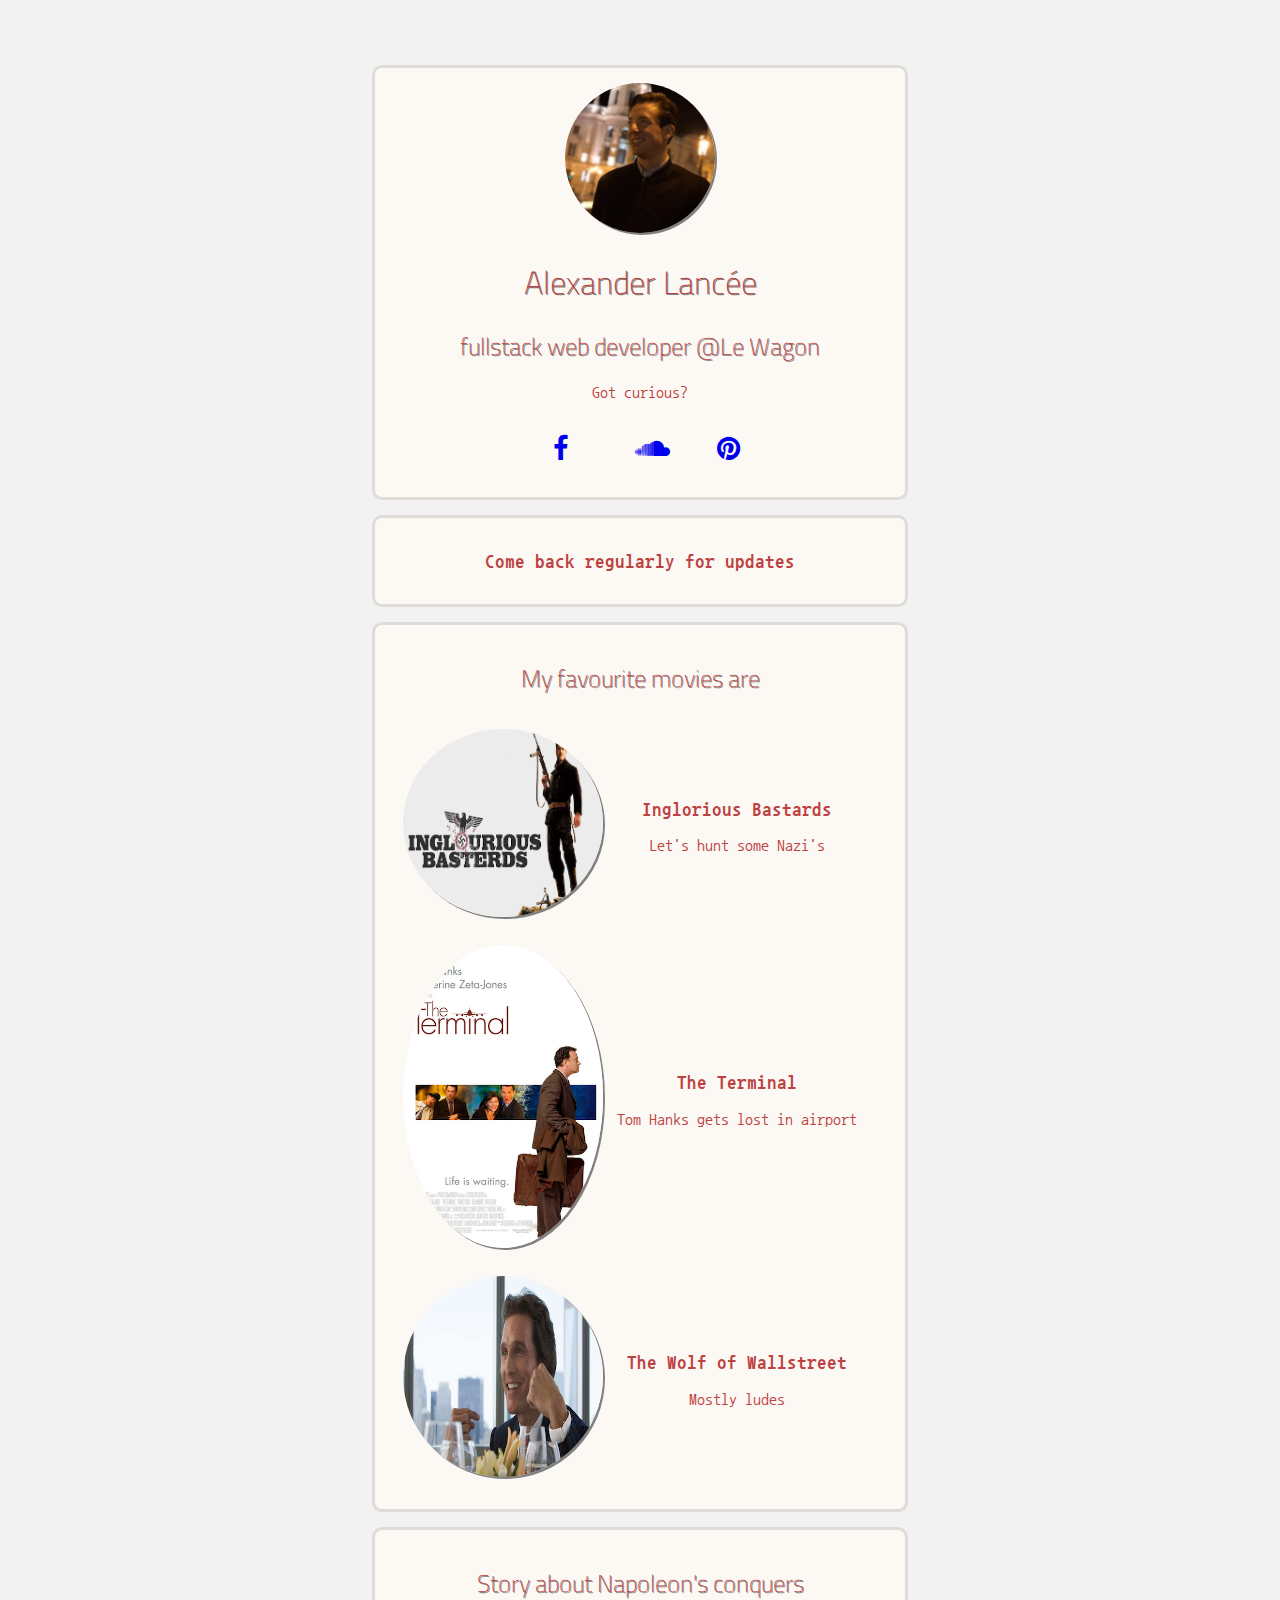
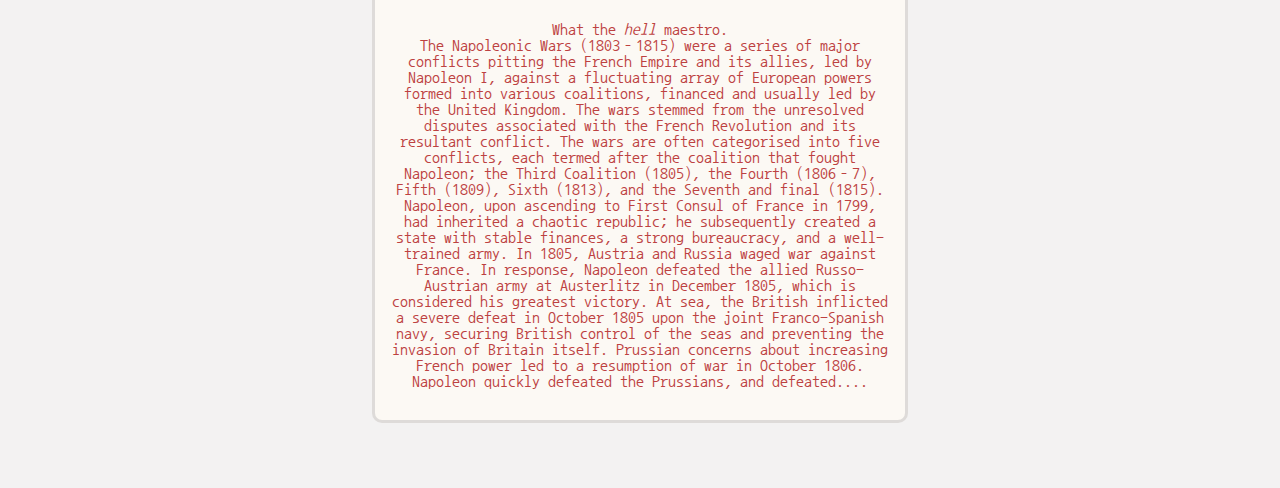
<file: index.html>
<!DOCTYPE html>
<html>
  <head>
  <link href="https://maxcdn.bootstrapcdn.com/font-awesome/4.2.0/css/font-awesome.min.css" rel="stylesheet">
 <link rel="stylesheet" href="style.css">
  <link href="https://fonts.googleapis.com/css?family=Nanum+Gothic+Coding|Slabo+27px|Titillium+Web" rel="stylesheet">
  <meta charset="utf-8">
    <title>WELCOME</title>
  </head>
  <body>
    <div class="container">
      <img src="images/foto.jpg" class="img-circle">
      <h1>Alexander Lancée</h1>
      <h2>fullstack web developer @Le Wagon</h2>
      <p>Got curious?</p>
      <ul>
        <li>
          <a href="#" class="fa fa-facebook"></i> </a>
        </li>
        <li>
          <a href="#" class="fa fa-soundcloud"></i> </a>
        </li>
        <li>
          <a href="#" class="fa fa-pinterest"></i> </a>
        </li>
      </ul>
    </div>
      

    <div class="container">
          <h3>Come back regularly for updates</h3>
    </div>

    <div class="container">
      <h2>My favourite movies are</h2>
        <table>
          <tbody>
            <tr>
              <td>
                <img src="images/ingbas.jpg" alt="" class="width-image">
              </td> 
              <td>
                <h3>Inglorious Bastards</h3>
                <p>
                Let's hunt some Nazi's
                </p>
              </td>
            </tr>
            <tr>
              <td>
                <img src="images/terminal.jpg" alt="" class="width-image">
              </td>
              <td>
                <h3>The Terminal</h3>
                <p>
                Tom Hanks gets lost in airport
                </p>
              </td> 
            </tr>
          
            <tr>
              <td>
                <img src="images/wolf.jpg" alt="" class="width-image">
              </td>
              <td>
                <h3>The Wolf of Wallstreet</h3>
                <p>
                Mostly ludes
                </p>
              </td> 
            </tr>
          </tbody>
        </table>
        </ul>
      </div>
    <div class="container">
      <h2>Story about Napoleon's conquers</h2>
      <p>What the <em>hell</em> maestro. <br/> The Napoleonic Wars (1803–1815) were a series of major conflicts pitting the French Empire and its allies, led by Napoleon I, against a fluctuating array of European powers formed into various coalitions, financed and usually led by the United Kingdom. The wars stemmed from the unresolved disputes associated with the French Revolution and its resultant conflict. The wars are often categorised into five conflicts, each termed after the coalition that fought Napoleon; the Third Coalition (1805), the Fourth (1806–7), Fifth (1809), Sixth (1813), and the Seventh and final (1815).<br/>Napoleon, upon ascending to First Consul of France in 1799, had inherited a chaotic republic; he subsequently created a state with stable finances, a strong bureaucracy, and a well-trained army. In 1805, Austria and Russia waged war against France. In response, Napoleon defeated the allied Russo-Austrian army at Austerlitz in December 1805, which is considered his greatest victory. At sea, the British inflicted a severe defeat in October 1805 upon the joint Franco-Spanish navy, securing British control of the seas and preventing the invasion of Britain itself. Prussian concerns about increasing French power led to a resumption of war in October 1806. Napoleon quickly defeated the Prussians, and defeated.... </p>
    </div>
  </body>
</html>
</file>
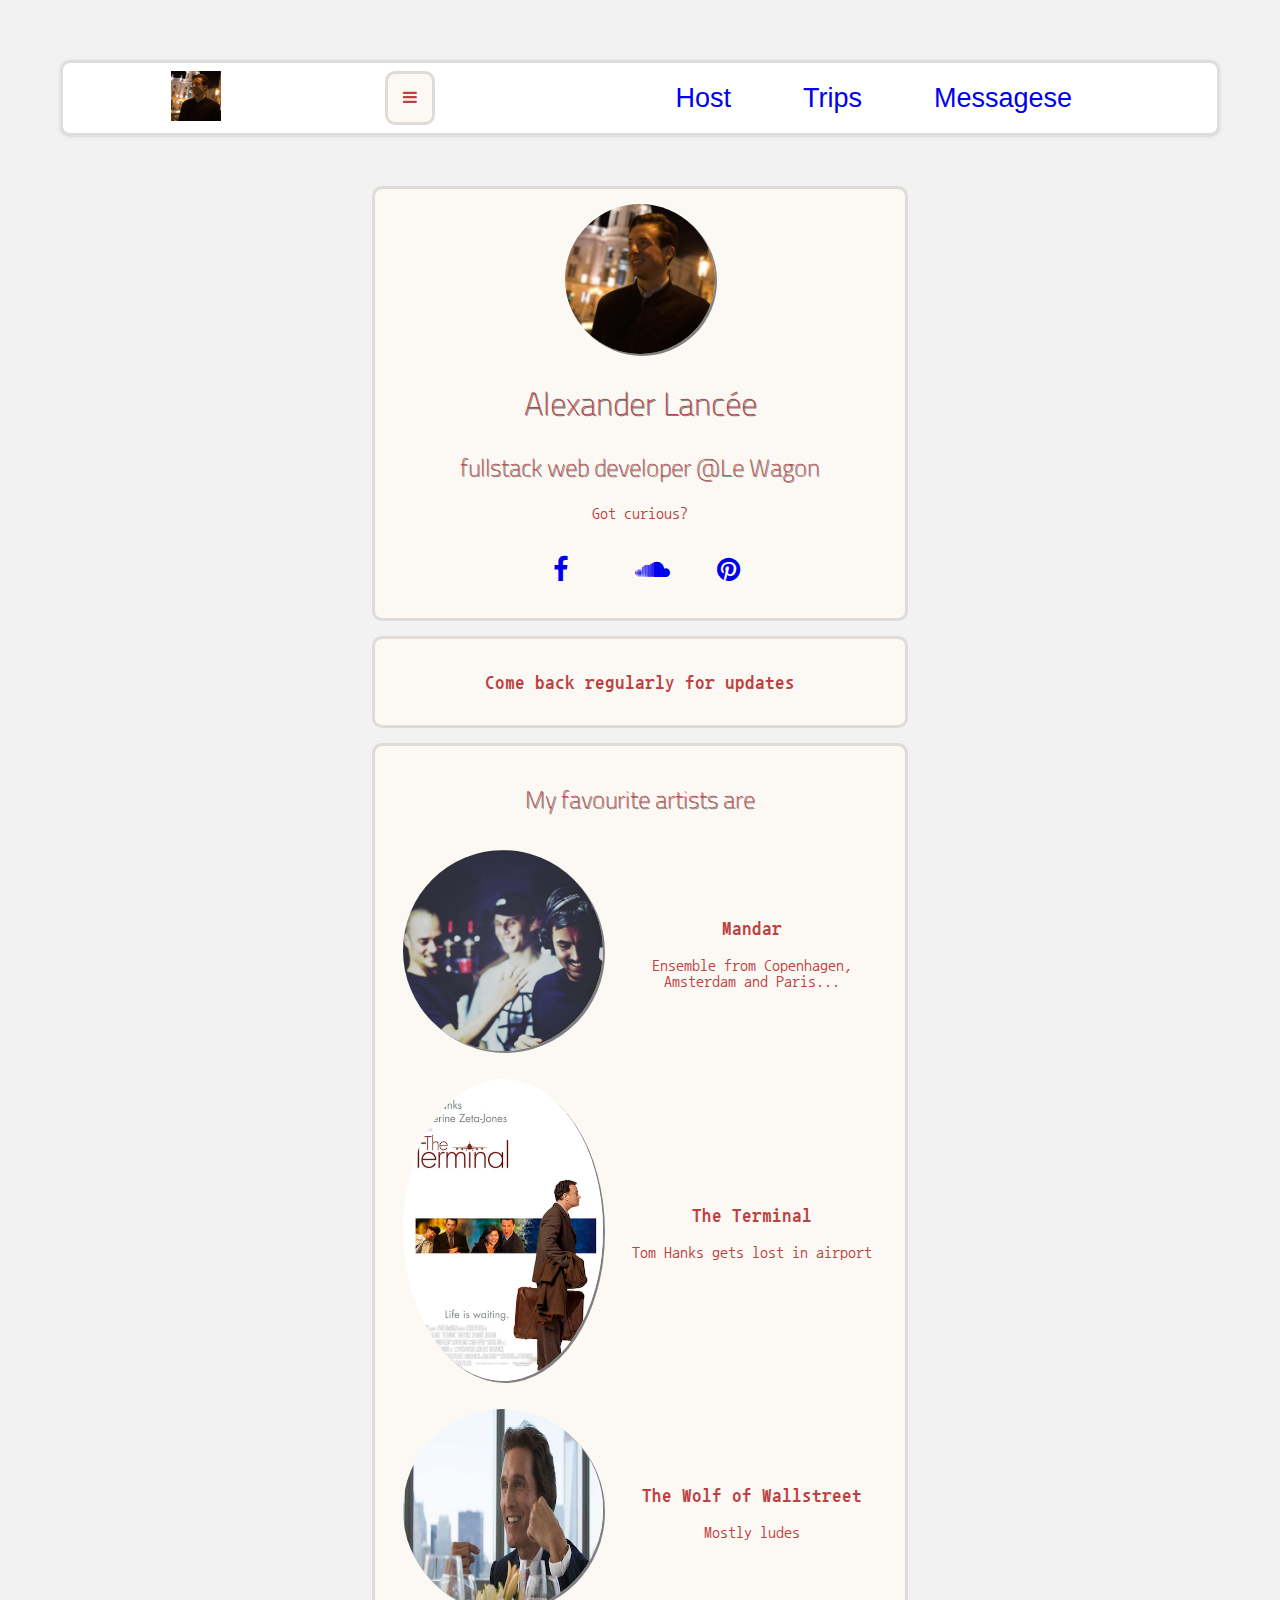
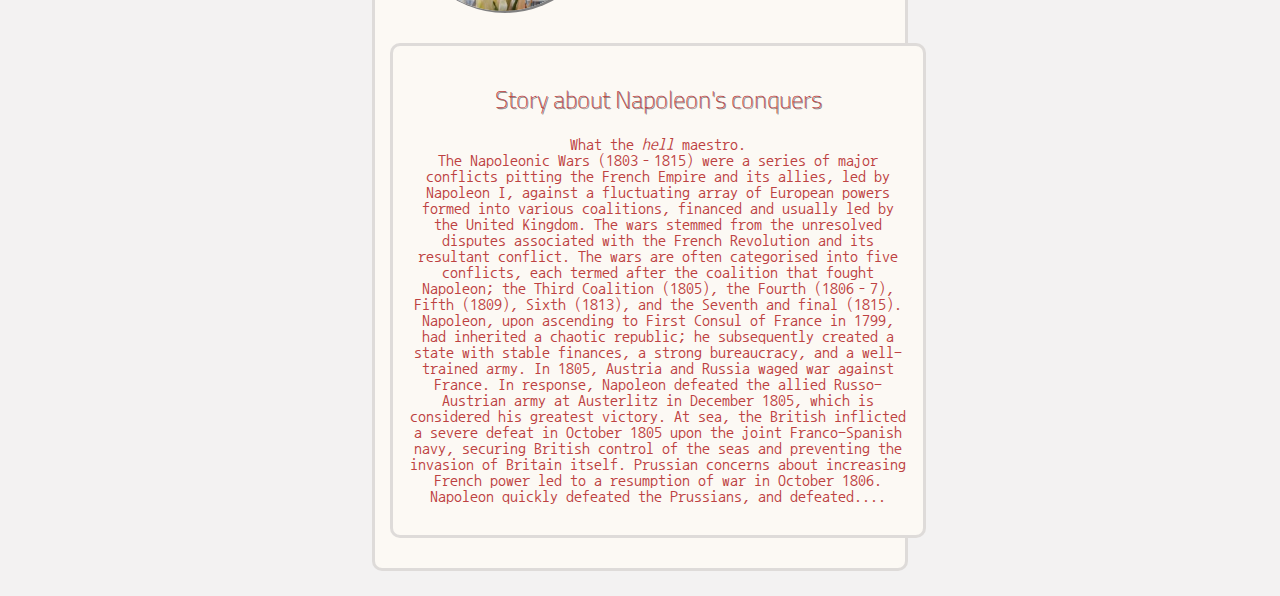
<file: profile/index.html>
<!DOCTYPE html>
<html>
<head>
  <link href="https://maxcdn.bootstrapcdn.com/font-awesome/4.2.0/css/font-awesome.min.css" rel="stylesheet">
  <link rel="stylesheet" href="style.css">
  <link href="https://fonts.googleapis.com/css?family=Nanum+Gothic+Coding|Slabo+27px|Titillium+Web" rel="stylesheet">
  <meta charset="utf-8">
  <title>This is where the gemseeker lives</title>
</head>
<body>
  <div class="navbar-wagon">
    <a href="/" class="navbar-wagon-brand">
      <img src="images/foto.jpg" alt="logo">
    </a>
      <div class="dropdown">
        <i class="fa fa-bars dropdown-toggle" data-toggle="dropdown"></i>
      </div>
        <ul class="navbar-wagon-item" class="navbar-wagon-link">
          <li><a href="#">Host</a></li>
          <li><a href="#">Trips</a></li>
          <li><a href="#">Messagese</a></li>
        </ul>
      </div>
    </div>
  </div>

    <div class="container">
      <img src="images/foto.jpg" class="img-circle">
      <h1>Alexander Lancée</h1>
      <h2>fullstack web developer @Le Wagon</h2>
      <p>Got curious?</p>
      <ul>
        <li>
          <a href="#" class="fa fa-facebook"></i> </a>
        </li>
        <li>
          <a href="#" class="fa fa-soundcloud"></i> </a>
        </li>
        <li>
          <a href="#" class="fa fa-pinterest"></i> </a>
        </li>
      </ul>
    </div>


    <div class="container">
      <h3>Come back regularly for updates</h3>
    </div>

    <div class="container">
      <h2>My favourite artists are</h2>
      <table>
        <tbody>
          <tr>
            <td>
              <img src="images/Mandar.png" alt="" class="width-image">
            </td> 
            <td>
              <h3>Mandar</h3>
              <p>
                Ensemble from Copenhagen, Amsterdam and Paris...
              </p>
            </td>
          </tr>
          <tr>
            <td>
              <img src="images/terminal.jpg" alt="" class="width-image">
            </td>
            <td>
              <h3>The Terminal</h3>
              <p>
                Tom Hanks gets lost in airport
              </p>
            </td> 
          </tr>

          <tr>
            <td>
              <img src="images/wolf.jpg" alt="" class="width-image">
            </td>
            <td>
              <h3>The Wolf of Wallstreet</h3>
              <p>Mostly ludes</p>
            </td> 
          </tr>
        </tbody>
      </table>
    </ul>
    <div class="container">
      <h2>Story about Napoleon's conquers</h2>
      <p>What the <em>hell</em> maestro. <br/> The Napoleonic Wars (1803–1815) were a series of major conflicts pitting the French Empire and its allies, led by Napoleon I, against a fluctuating array of European powers formed into various coalitions, financed and usually led by the United Kingdom. The wars stemmed from the unresolved disputes associated with the French Revolution and its resultant conflict. The wars are often categorised into five conflicts, each termed after the coalition that fought Napoleon; the Third Coalition (1805), the Fourth (1806–7), Fifth (1809), Sixth (1813), and the Seventh and final (1815).<br/>Napoleon, upon ascending to First Consul of France in 1799, had inherited a chaotic republic; he subsequently created a state with stable finances, a strong bureaucracy, and a well-trained army. In 1805, Austria and Russia waged war against France. In response, Napoleon defeated the allied Russo-Austrian army at Austerlitz in December 1805, which is considered his greatest victory. At sea, the British inflicted a severe defeat in October 1805 upon the joint Franco-Spanish navy, securing British control of the seas and preventing the invasion of Britain itself. Prussian concerns about increasing French power led to a resumption of war in October 1806. Napoleon quickly defeated the Prussians, and defeated.... </p>
    </div>
  </body>
  </html>
</file>
<file: style.css>
body {
  background-color: #afa7a726;
  color: #bd4141;
  text-align: center;
  margin: 0px;
  padding: 50px;
}

h1 {
  color: #bd4141;
  font-family: 'Titillium Web', serif;
  font-weight: lighter;
  text-align: center;
  text-shadow: 1px 1px grey;
  font-style: normal;
}

h2 {
  color: #bd4141;
  font-family: 'Titillium Web', sans-serif;
  text-align: center;
  font-weight: lighter;
  text-shadow: 1px 1px grey;
  font-style: thin;
}

h3 {
  color: #bd4141;
  font-family: 'Nanum Gothic Coding', monospace;
  text-align: center;
}

p {
  color: #bd4141;
  font-family: 'Nanum Gothic Coding', monospace;
  text-align: center;
}

a {
  font-family: sans-serif;
  font size: 30px;
  margin: 2px;
  width: 10px;
  text-decoration: none;
  color: #7da1b7
  text-align: center;
}

ul {
  color: blue;
  list-style: none;
  padding: 0px;
  margin: -15px;
}

li {
  color: blue;
  font-size: 27px;
  margin: 32px;
  display: inline-block;
  text-align: center;
}

a:hover {
  color: #bd4141;
}

div {
  background-color: #FCF9F4;
  margin: 50px;
  border-radius: 10px;
  padding: 15px;
  border-style: solid;
  border-color: #c3c2c28a
}


.img-circle {
  border-radius: 50%;
  width: 150px;
  box-shadow: 2px 2px grey;
}

.list-inline > li {
  display: inline-block;
  padding: 0px 20px;
}

.width-image {
  width: 200px;
  border-radius: 50%;
  box-shadow: 2px 2px grey;
  margin: 10px;
}

.container {
  width: 500px;
  margin: 15px auto;
  line-height: 1,5;
}

.flexbox {
  display: flex; 
  justify-content: space-between;
  align-items: center
}

.flex-item {
  flex: 1, 0, 20%;  
}

.flex-body {
  flex: 1 0 auto;
}
</file>
<file: profile/style.css>
body {
  background-color: #afa7a726;
  color: #bd4141;
  text-align: center;
  margin: 0px;
  padding: 10px;
}

h1 {
  color: #bd4141;
  font-family: 'Titillium Web', serif;
  font-weight: lighter;
  text-align: center;
  text-shadow: 1px 1px grey;
  font-style: normal;
}

h2 {
  color: #bd4141;
  font-family: 'Titillium Web', sans-serif;
  text-align: center;
  font-weight: lighter;
  text-shadow: 1px 1px grey;
  font-style: thin;
}

h3 {
  color: #bd4141;
  font-family: 'Nanum Gothic Coding', monospace;
  text-align: center;
}

p {
  color: #bd4141;
  font-family: 'Nanum Gothic Coding', monospace;
  text-align: center;
}

a {
  font-family: sans-serif;
  font size: 30px;
  margin: 2px;
  width: 10px;
  text-decoration: none;
  color: #7da1b7
  text-align: center;
}

ul {
  color: blue;
  list-style: none;
  padding: 0px;
  margin: -15px;
}

li {
  color: blue;
  font-size: 27px;
  margin: 32px;
  display: inline-block;
  text-align: center;
}

a:hover {
  color: #bd4141;
}

div {
  background-color: #FCF9F4;
  margin: 50px;
  border-radius: 10px;
  padding: 15px;
  border-style: solid;
  border-color: #c3c2c28a
}


.img-circle {
  border-radius: 50%;
  width: 150px;
  box-shadow: 2px 2px grey;
}

.list-inline > li {
  display: inline-block;
  padding: 0px 20px;
}

.width-image {
  width: 200px;
  border-radius: 50%;
  box-shadow: 2px 2px grey;
  margin: 10px;
}

.container {
  width: 500px;
  margin: 15px auto;
  line-height: 1,5;
}

.flexbox {
  display: flex; 
  justify-content: space-between;
  align-items: center
}

.flex-item {
  flex: 1, 0, 20%;  
}

.flex-body {
  flex: 1 0 auto;
}

/* Main navbar */
.navbar-wagon {
  box-shadow: 0 1px 5px 0 rgba(0,0,0,0.07),0 1px 0 0 rgba(0,0,0,0.03);
  background: white;
  transition: all 0.3s ease;
  height: 70px;
  padding: 0px 30px;
  display: flex;
  align-items: center;
  justify-content: space-around;
}

/* Logo */
.navbar-wagon-brand img {
  height: 50px;
}

/* User Avatar */
.navbar-wagon .avatar {
  height: 35px;
  width: 35px;
  border-radius: 50%;
}

/* Right section */
.navbar-wagon-right {
  display: flex;
  align-items: center;
  justify-content: space-between;
}

/* Basic navbar item */
.navbar-wagon-item {
  cursor: pointer;
  padding: 0 20px;
}

/* Navbar link */
.navbar-wagon-link {
  color: #616668;
  font-size: 14px;
}
.navbar-wagon-link:hover {
  color: #da552f;
  text-decoration: none;
}

/* Dropdown menu */
.navbar-wagon-dropdown-menu {
  margin-top: 15px;
  box-shadow: 1px 1px 4px #E6E6E6;
  border-color: #E6E6E6;
}
.navbar-wagon-dropdown-menu li > a {
  transition: color 0.3s ease;
  font-weight: lighter !important;
  color: #999999 !important;
  font-size: 15px !important;
  line-height: 22px !important;
  padding: 10px 20px;
}
.navbar-wagon-dropdown-menu li > a:hover {
  background: transparent !important;
  color: black !important;
}
.navbar-wagon-dropdown-menu {
  content: ' ';
  height: 10px;
  width: 10px;
  position: absolute;
  right: 10px;
  top: -6px;
  background-color: white;
  transform: rotate(45deg);
  border-left: 1px solid #E6E6E6;
  border-top: 1px solid #E6E6E6;
}
</file>
